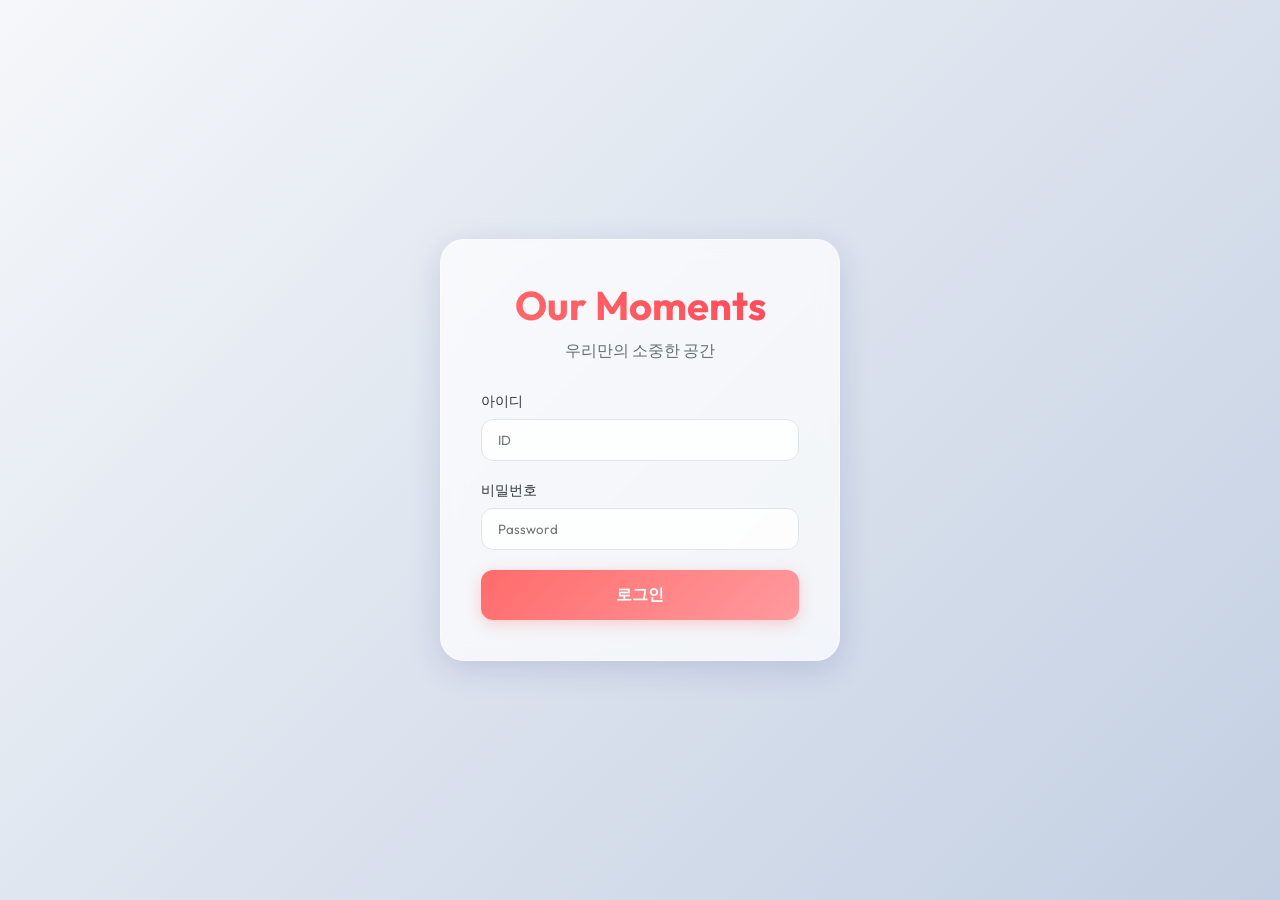
<file: index.html>
<!DOCTYPE html>
<html lang="ko">

<head>
    <meta charset="UTF-8">
    <meta name="viewport" content="width=device-width, initial-scale=1.0, maximum-scale=1.0, user-scalable=no">
    <title>Our Moments - Login</title>
    <link rel="stylesheet" href="style.css">
    <link rel="preconnect" href="https://fonts.googleapis.com">
    <link rel="preconnect" href="https://fonts.gstatic.com" crossorigin>
    <link href="https://fonts.googleapis.com/css2?family=Outfit:wght@300;400;500;600;700&display=swap" rel="stylesheet">
</head>

<body>
    <!-- Login Overlay -->
    <div id="login-overlay">
        <div class="login-card">
            <h1>Our Moments</h1>
            <p>우리만의 소중한 공간</p>
            <div class="input-group">
                <label for="username">아이디</label>
                <input type="text" id="username" placeholder="ID">
            </div>
            <div class="input-group">
                <label for="password">비밀번호</label>
                <input type="password" id="password" placeholder="Password">
            </div>
            <button class="login-btn" id="login-submit">로그인</button>
            <p id="login-error" class="error-msg">아이디 또는 비밀번호가 올바르지 않습니다.</p>
        </div>
    </div>

    <script src="auth.js"></script>
</body>

</html>
</file>
<file: style.css>
:root {
    --primary-color: #ff6b6b;
    --primary-gradient: linear-gradient(135deg, #ff6b6b 0%, #ff9a9e 100%);
    --bg-gradient: linear-gradient(135deg, #f5f7fa 0%, #c3cfe2 100%);
    --glass-bg: rgba(255, 255, 255, 0.7);
    --glass-border: rgba(255, 255, 255, 0.4);
    --glass-shadow: 0 8px 32px 0 rgba(31, 38, 135, 0.15);
    --text-main: #2d3436;
    --text-muted: #636e72;
    --border-radius-lg: 24px;
    --border-radius-md: 16px;
    --border-radius-sm: 8px;
    --shadow: 0 8px 32px 0 rgba(31, 38, 135, 0.15);
}

* {
    margin: 0;
    padding: 0;
    box-sizing: border-box;
    font-family: 'Outfit', sans-serif;
}

body {
    background: var(--bg-gradient);
    color: var(--text-main);
    min-height: 100vh;
    display: flex;
    justify-content: center;
    align-items: center;
}

/* Login Page Styles */
#login-overlay {
    width: 100%;
    display: flex;
    justify-content: center;
    align-items: center;
}

.login-card {
    background: var(--glass-bg);
    backdrop-filter: blur(10px);
    -webkit-backdrop-filter: blur(10px);
    border: 1px solid var(--glass-border);
    border-radius: 24px;
    padding: 40px;
    width: 90%;
    max-width: 400px;
    box-shadow: var(--shadow);
    text-align: center;
    animation: slideUp 0.6s cubic-bezier(0.2, 0.8, 0.2, 1);
}

@keyframes slideUp {
    from {
        opacity: 0;
        transform: translateY(20px);
    }

    to {
        opacity: 1;
        transform: translateY(0);
    }
}

.login-card h1 {
    font-size: 2.5rem;
    margin-bottom: 10px;
    background: linear-gradient(45deg, var(--primary-color), #ff4757);
    -webkit-background-clip: text;
    -webkit-text-fill-color: transparent;
    background-clip: text;
}

.login-card p {
    color: #636e72;
    margin-bottom: 30px;
}

.input-group {
    margin-bottom: 20px;
    text-align: left;
}

.input-group label {
    display: block;
    margin-bottom: 8px;
    font-weight: 500;
    font-size: 0.9rem;
}

.input-group input {
    width: 100%;
    padding: 12px 16px;
    border-radius: 12px;
    border: 1px solid #dfe6e9;
    background: rgba(255, 255, 255, 0.8);
    outline: none;
    transition: all 0.3s ease;
}

.login-btn {
    width: 100%;
    padding: 14px;
    border: none;
    border-radius: 12px;
    background: var(--primary-gradient);
    color: white;
    font-size: 1rem;
    font-weight: 600;
    cursor: pointer;
    box-shadow: 0 4px 15px rgba(255, 107, 107, 0.3);
}

.error-msg {
    color: #d63031;
    font-size: 0.85rem;
    margin-top: 15px;
    display: none;
}
</file>
